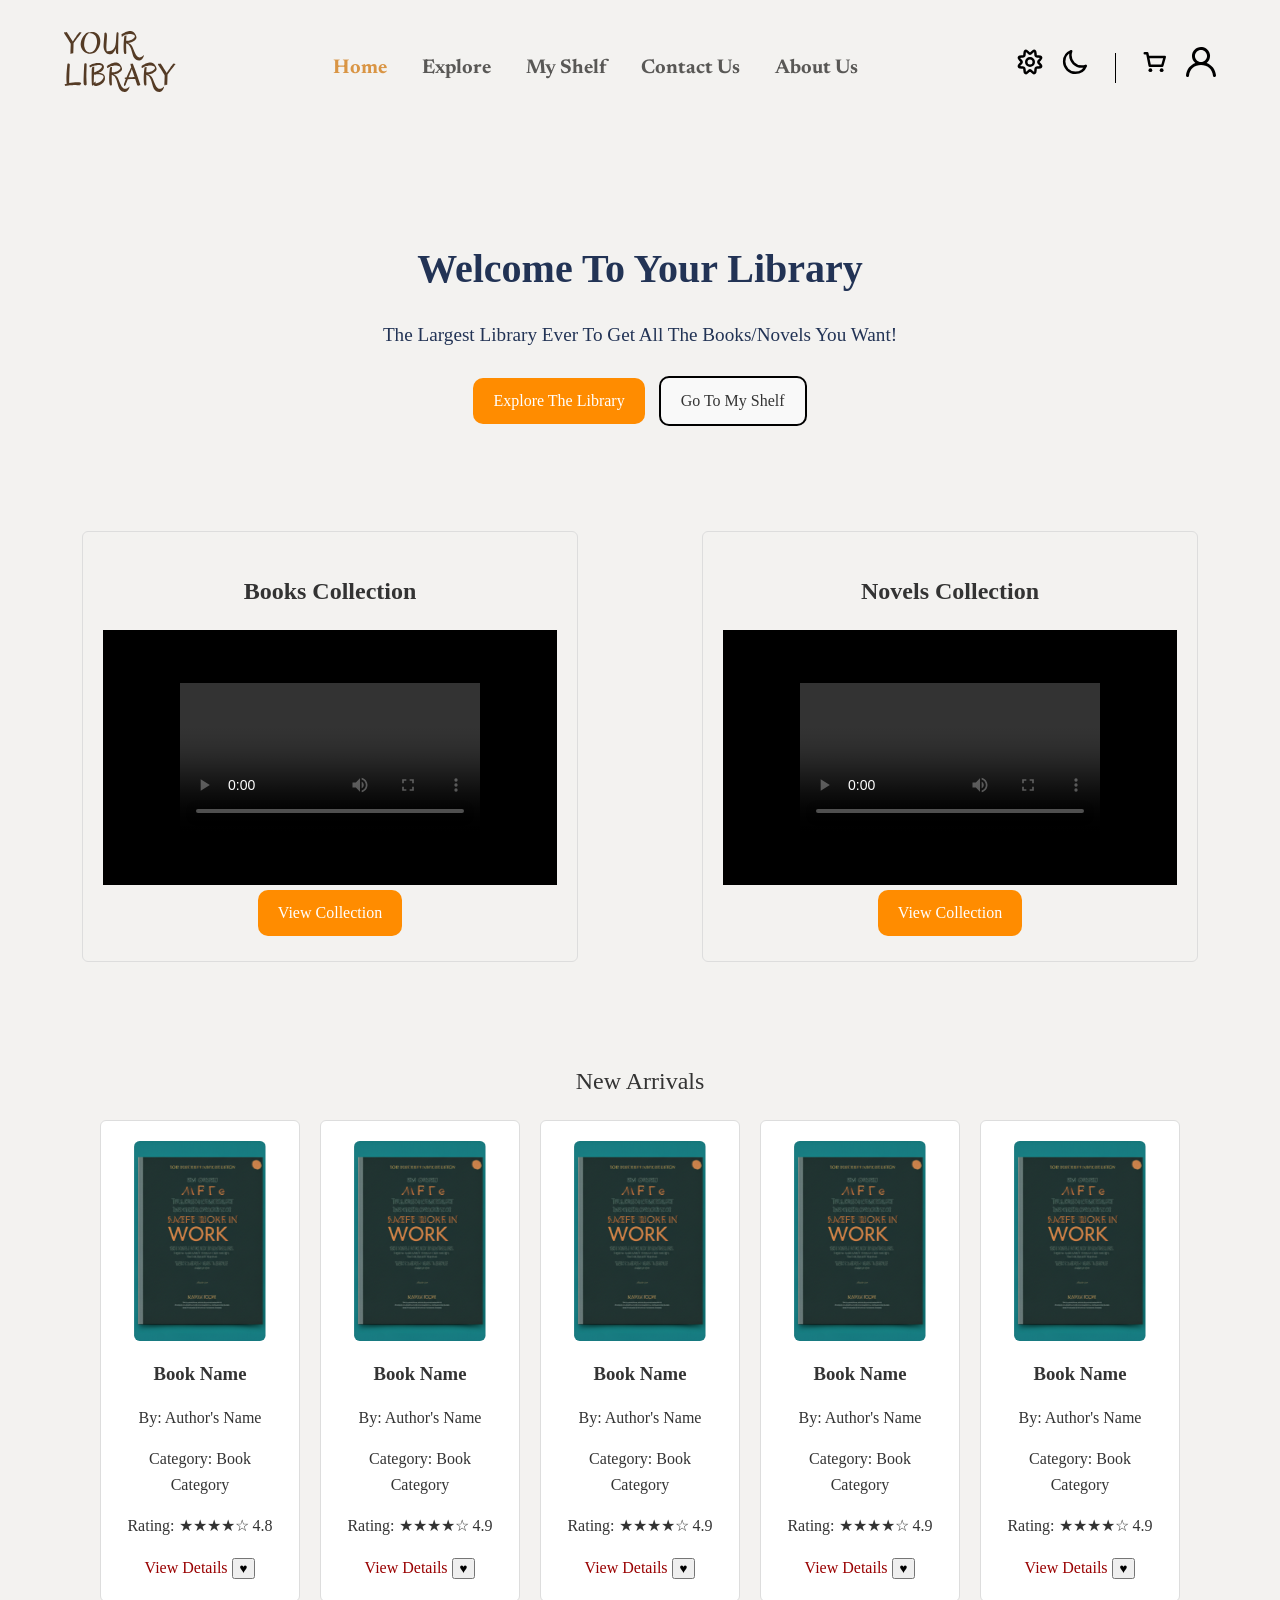
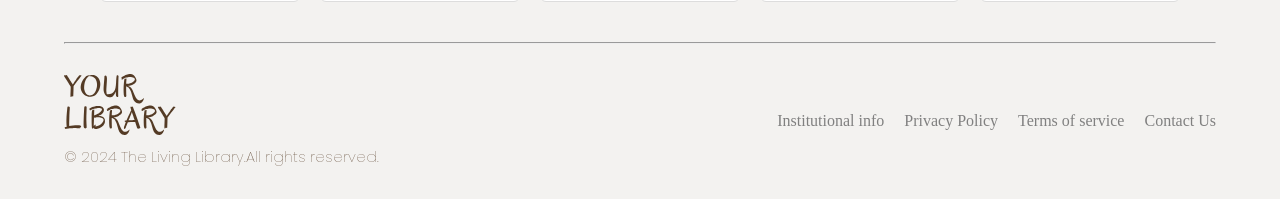
<file: index.html>
<!doctype html>
<html lang="en">
  <head>
    <meta charset="UTF-8" />
    <meta name="viewport" content="width=device-width, initial-scale=1.0" />

    <link
      rel="stylesheet"
      href="https://cdnjs.cloudflare.com/ajax/libs/font-awesome/6.5.0/css/all.min.css"
    />
    <link rel="stylesheet" href="styleYO.css" />
    <link id="theme-style" rel="stylesheet" href="style.css" />

    <title>YourLibrary|Home</title>
  </head>
  <body>
    <header class="head">
      <a href="#" class="logo"
        ><img src="const/YOUR LIBRARY.svg" alt=""
      /></a>
      <div class="links">
        <a href="#" class="act">Home</a>
        <a href="EZZ/Explore.html">Explore</a>
        <a href="El-bara/myshelf.html">My Shelf</a>
        <a href="AD-co/Contact.html">Contact Us</a>
        <a href="Z/about.html">About Us</a>
      </div>
      <div class="search">
        <div class="li">
          <a
            class="whitemode"
            href="#"
            onclick="
              setTheme('light');
              return false;
            "
            ><img class="icon0" src="const/sun-alt-svgrepo-com.svg" alt=""
          /></a>
          <a
            class="darkmode"
            href="#"
            onclick="
              setTheme('dark');
              return false;
            "
            ><img class="icon1" src="const/moon-svgrepo-com.svg" alt=""
          /></a>
        </div>
        <hr />
        <div class="ri">
          <a href="Omar/cart.html"
            ><img class="icon2" src="const/cart-svgrepo-com (2).svg" alt=""
          /></a>
          <a href="Essa/sign-in.html"
            ><img
              class="icon3"
              src="const/profile-1341-svgrepo-com.svg"
              alt=""
          /></a>
        </div>
      </div>
    </header>
    <main>
      <section class="hero">
        <h1>Welcome To Your Library</h1>
        <p>The Largest Library Ever To Get All The Books/Novels You Want!</p>
        <div class="hero-buttons">
          <a href="/EZZ/Explore.html" class="btn">Explore The Library</a>

           <a
            href="/El-bara/myshelf.html"
            class="btn"
            style="
              color: #333;
              background-color: #f9f9f9;
              border: 2px solid #000;
              border-radius: 10px;
              a:hover {
                background-color: #555555;
              }
              padding: 8px 12px;
              text-decoration: none;
            "
            >Go To My Shelf</a
          >
        </div>
      </section>

      <section class="collections">
        <div class="collection">
          <h2>Books Collection</h2>
          <div
            style="
              position: relative;
              padding-bottom: 56.25%;
              height: 0;
              overflow: hidden;
            "
            class="video-background"
          >
            <iframe
              width="100%"
              height="100%"
              src="videoplayback.mp4"
              title="Books video"
              style="
                position: absolute;
                top: 0;
                left: 0;
                width: 100%;
                height: 100%;
              "
              frameborder="0"
              allow="autoplay; fullscreen"
              allowfullscreen
            >
            </iframe>
          </div>
          <a href="#" class="btn">View Collection</a>
        </div>

        <div class="collection">
          <h2>Novels Collection</h2>
          <div
            style="
              position: relative;
              padding-bottom: 56.25%;
              height: 0;
              overflow: hidden;
            "
            class="video-background"
          >
            <iframe
              src="videoplayback 2.mp4"
              style="
                position: absolute;
                top: 0;
                left: 0;
                width: 100%;
                height: 100%;
              "
              frameborder="0"
              allow="autoplay; fullscreen"
              allowfullscreen
            >
            </iframe>
          </div>

          <a href="#" class="btn">View Collection</a>
        </div>
      </section>

      <section class="new-arrivals">
        <h2 style="text-align: center; font-family: lucida; font-weight: 100">
          New Arrivals
        </h2>
        <div class="cards">
          <div class="card">
            <img
              src="Overlay+Shadow.svg"
              width="150px"
              height="200px"
              alt="Book cover"
              class="book-img"
            />
            <!--Sample Image-->
            <h3>Book Name</h3>
            <p>By: Author's Name</p>
            <p>Category: Book Category</p>
            <p>Rating: ★★★★☆ 4.8</p>
            <a href="AD-M/Books.html">View Details</a>
            <button class="wishlist-btn">♥</button>
          </div>

          <div class="card">
            <img
              src="Overlay+Shadow.svg"
              width="150px"
              height="200px"
              alt="Book cover"
              class="book-img"
            />
            <!--Sample Image-->
            <h3>Book Name</h3>
            <p>By: Author's Name</p>
            <p>Category: Book Category</p>
            <p>Rating: ★★★★☆ 4.9</p>
            <a href="AD-M/Books.html">View Details</a>
            <button class="wishlist-btn">♥</button>
          </div>

          <div class="card">
            <img
              src="Overlay+Shadow.svg"
              width="150px"
              height="200px"
              alt="Book cover"
              class="book-img"
            />
            <!--Sample Image-->
            <h3>Book Name</h3>
            <p>By: Author's Name</p>
            <p>Category: Book Category</p>
            <p>Rating: ★★★★☆ 4.9</p>
            <a href="AD-M/Books.html">View Details</a>
            <button class="wishlist-btn">♥</button>
          </div>

          <div class="card">
            <img
              src="Overlay+Shadow.svg"
              width="150px"
              height="200px"
              alt="Book cover"
              class="book-img"
            />
            <!--Sample Image-->
            <h3>Book Name</h3>
            <p>By: Author's Name</p>
            <p>Category: Book Category</p>
            <p>Rating: ★★★★☆ 4.9</p>
            <a href="AD-M/Books.html">View Details</a>
            <button class="wishlist-btn">♥</button>
          </div>

          <div class="card">
            <img
              src="Overlay+Shadow.svg"
              width="150px"
              height="200px"
              alt="Book cover"
              class="book-img"
            />
            <!--Sample Image-->
            <h3>Book Name</h3>
            <p>By: Author's Name</p>
            <p>Category: Book Category</p>
            <p>Rating: ★★★★☆ 4.9</p>
            <a href="AD-M/Books.html">View Details</a>
            <button class="wishlist-btn">♥</button>
          </div>
        </div>
      </section>
    </main>
    <hr class="c" />
    <footer class="foot">
      <div class="left">
        <img class="endimg" src="const/YOUR LIBRARY.svg" alt="" />
        <p>© 2024 The Living Library.All rights reserved.</p>
      </div>
      <div class="right">
        <a href="#">Institutional info</a>
        <a href="#">Privacy Policy</a>
        <a href="#">Terms of service</a>
        <a href="AD-co/Contact.html">Contact Us</a>
      </div>
    </footer>
    <script>
      function setTheme(theme) {
        let cssFile = document.getElementById("theme-style");

        if (theme === "light") {
          cssFile.href = "style.css";
        } else {
          cssFile.href = "dark.css";
        }

        /* save user's choice */
        localStorage.setItem("theme", theme);
      }

      /* load saved theme when page opens */
      window.onload = function () {
        let savedTheme = localStorage.getItem("theme");

        if (savedTheme) {
          document.getElementById("theme-style").href =
            savedTheme === "dark" ? "dark.css" : "style.css";
        }
      };
    </script>
    <!-- <script src="/script1.js"></script> -->
  </body>
</html>
</file>
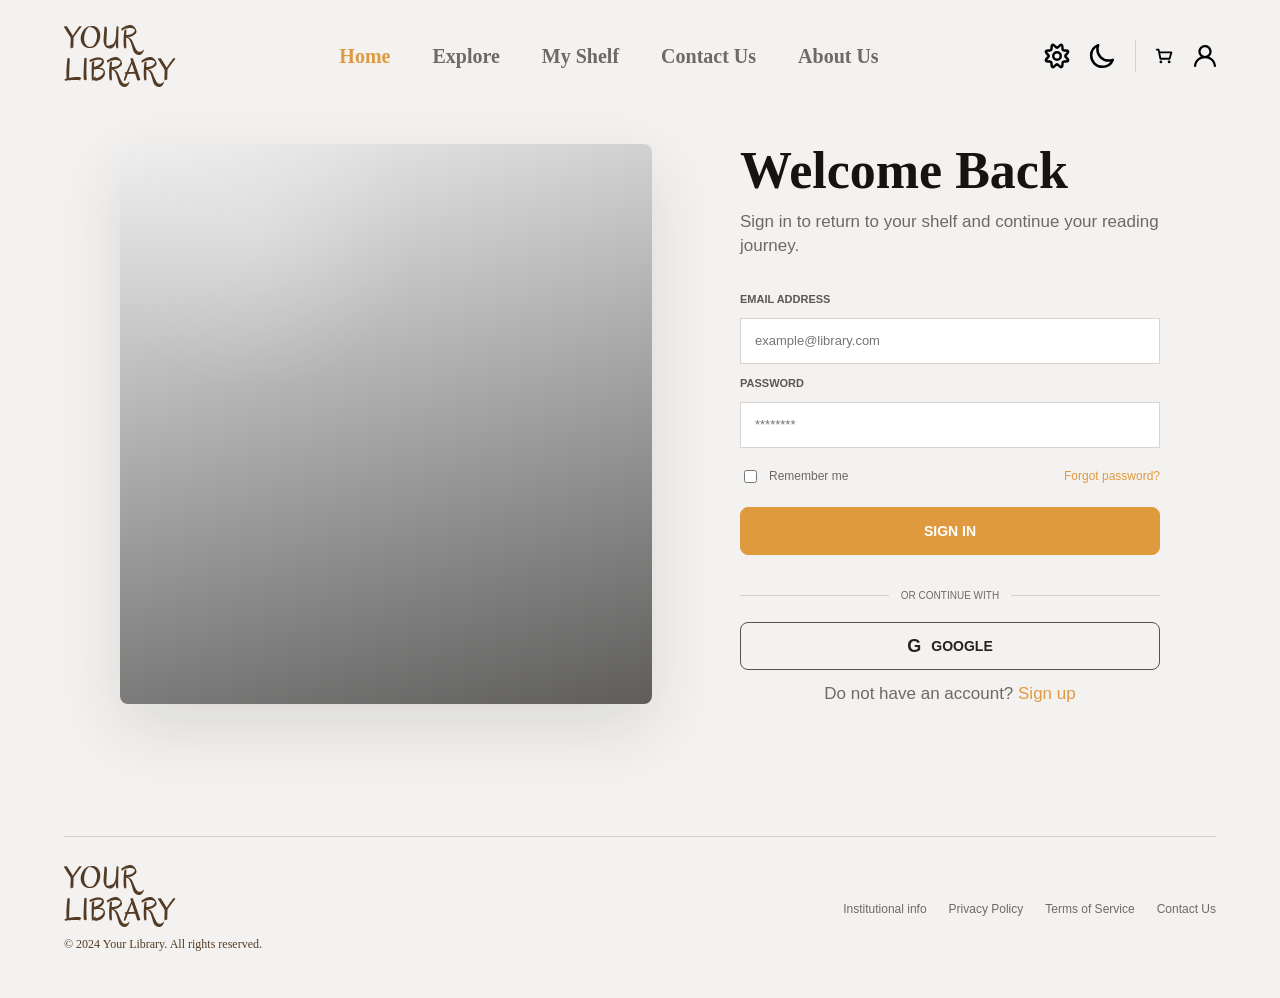
<file: Essa/sign-in.html>
<!doctype html>
<html lang="en">
  <head>
    <meta charset="UTF-8" />
    <meta name="viewport" content="width=device-width, initial-scale=1.0" />
    <link id="theme-style" rel="stylesheet" href="style.css" />
    <title>Sign In | Your Library</title>
  </head>
  <body class="account-page">
    <header class="head">
      <a class="logo" href="../Yo/index.html" aria-label="Your Library home">
        <img src="YOUR LIBRARY.svg" alt="Your Library" />
      </a>

      <nav class="links" aria-label="Main navigation">
        <a href="../index.html" class="act">Home</a>
        <a href="../EZZ/Explore.html">Explore</a>
        <a href="../El-bara/myshelf.html">My Shelf</a>
        <a href="../AD-co/Contact.html">Contact Us</a>
        <a href="../Z/about.html">About Us</a>
      </nav>

      <div class="search">
        <div class="li" aria-label="Theme switcher">
          <button
            class="theme-btn"
            type="button"
            data-theme="light"
            aria-label="Light theme"
          >
            <img src="sun-alt-svgrepo-com.svg" alt="" />
          </button>
          <button
            class="theme-btn"
            type="button"
            data-theme="dark"
            aria-label="Dark theme"
          >
            <img src="moon-svgrepo-com.svg" alt="" />
          </button>
        </div>
        <span class="divider" aria-hidden="true"></span>
        <div class="ri">
          <a href="../Omar/cart.html" aria-label="Cart"
            ><img src="cart-svgrepo-com (2).svg" alt=""
          /></a>
          <a href="sign-in.html" aria-label="Profile"
            ><img src="profile-1341-svgrepo-com.svg" alt=""
          /></a>
        </div>
      </div>
    </header>

    <main class="account-main">
      <section class="account-visual" aria-label="Library preview"></section>

      <section class="account-panel" aria-labelledby="signin-title">
        <h1 id="signin-title">Welcome Back</h1>
        <p>
          Sign in to return to your shelf and continue your reading journey.
        </p>

        <form class="account-form" action="#" method="post">
          <label for="login-email">Email Address</label>
          <input
            id="login-email"
            name="email"
            type="email"
            placeholder="example@library.com"
            autocomplete="email"
            required
          />

          <label for="login-password">Password</label>
          <input
            id="login-password"
            name="password"
            type="password"
            placeholder="********"
            autocomplete="current-password"
            required
          />

          <div class="form-row">
            <label class="check-row compact" for="remember">
              <input id="remember" name="remember" type="checkbox" />
              <span>Remember me</span>
            </label>
            <a href="#">Forgot password?</a>
          </div>

          <button class="primary-btn account-submit" type="submit">
            Sign In
          </button>

          <div class="or-line"><span>Or continue with</span></div>

          <button class="google-btn" type="button">
            <span>G</span>
            Google
          </button>
        </form>

        <p class="account-switch">
          Do not have an account? <a href="sign-up.html">Sign up</a>
        </p>
      </section>
    </main>

    <hr class="c" />
    <footer class="foot">
      <div class="left">
        <img src="YOUR LIBRARY.svg" alt="Your Library" />
        <p>&copy; 2024 Your Library. All rights reserved.</p>
      </div>
      <div class="right">
        <a href="#">Institutional info</a>
        <a href="#">Privacy Policy</a>
        <a href="#">Terms of Service</a>
        <a href="../AD-co/Contact.html">Contact Us</a>
      </div>
    </footer>

    <script src="script.js"></script>
  </body>
</html>
</file>
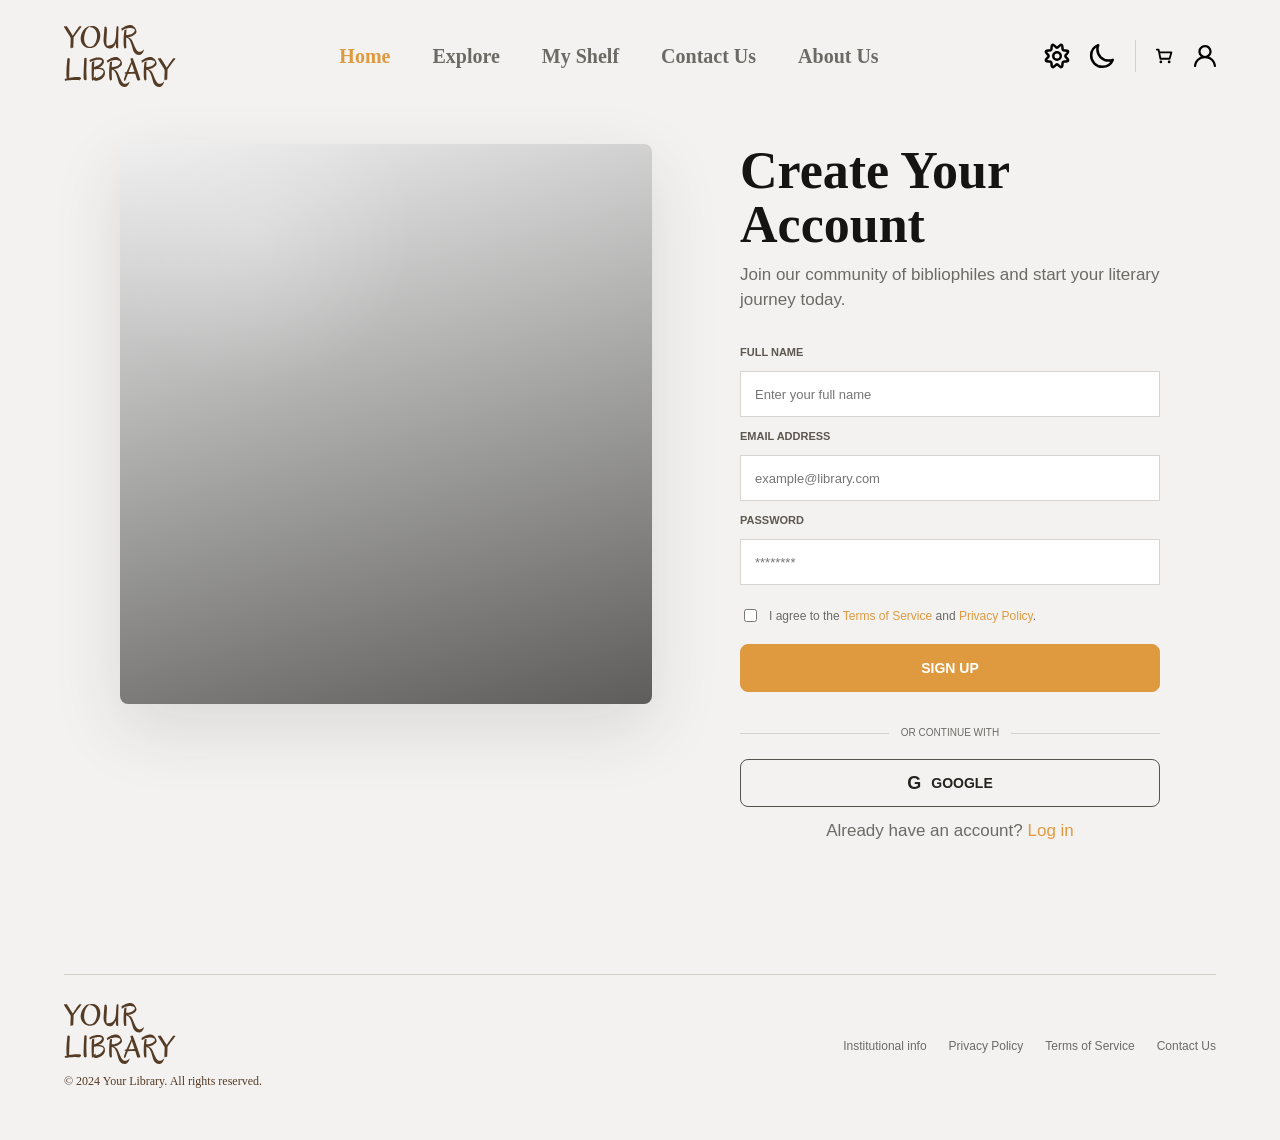
<file: Essa/sign-up.html>
<!doctype html>
<html lang="en">
  <head>
    <meta charset="UTF-8" />
    <meta name="viewport" content="width=device-width, initial-scale=1.0" />
    <link id="theme-style" rel="stylesheet" href="style.css" />
    <title>Create Account | Your Library</title>
  </head>
  <body class="account-page">
    <header class="head">
      <a class="logo" href="../Yo/index.html" aria-label="Your Library home">
        <img src="YOUR LIBRARY.svg" alt="Your Library" />
      </a>

      <nav class="links" aria-label="Main navigation">
        <a href="../index.html" class="act">Home</a>
        <a href="../EZZ/Explore.html">Explore</a>
        <a href="../El-bara/myshelf.html">My Shelf</a>
        <a href="../AD-co/Contact.html">Contact Us</a>
        <a href="../Z/about.html">About Us</a>
      </nav>

      <div class="search">
        <div class="li" aria-label="Theme switcher">
          <button
            class="theme-btn"
            type="button"
            data-theme="light"
            aria-label="Light theme"
          >
            <img src="sun-alt-svgrepo-com.svg" alt="" />
          </button>
          <button
            class="theme-btn"
            type="button"
            data-theme="dark"
            aria-label="Dark theme"
          >
            <img src="moon-svgrepo-com.svg" alt="" />
          </button>
        </div>
        <span class="divider" aria-hidden="true"></span>
        <div class="ri">
          <a href="../Omar/cart.html" aria-label="Cart"
            ><img src="cart-svgrepo-com (2).svg" alt=""
          /></a>
          
          <a href="sign-in.html" aria-label="Profile"
            ><img src="profile-1341-svgrepo-com.svg" alt=""
          /></a>
        </div>
      </div>
    </header>

    <main class="account-main">
      <section class="account-visual" aria-label="Library preview"></section>

      <section class="account-panel" aria-labelledby="signup-title">
        <h1 id="signup-title">Create Your Account</h1>
        <p>
          Join our community of bibliophiles and start your literary journey
          today.
        </p>

        <form class="account-form" action="#" method="post">
          <label for="full-name">Full Name</label>
          <input
            id="full-name"
            name="full-name"
            type="text"
            placeholder="Enter your full name"
            autocomplete="name"
            required
          />

          <label for="email">Email Address</label>
          <input
            id="email"
            name="email"
            type="email"
            placeholder="example@library.com"
            autocomplete="email"
            required
          />

          <label for="password">Password</label>
          <input
            id="password"
            name="password"
            type="password"
            placeholder="********"
            autocomplete="new-password"
            required
          />

          <label class="check-row" for="terms">
            <input id="terms" name="terms" type="checkbox" required />
            <span
              >I agree to the <a href="#">Terms of Service</a> and
              <a href="#">Privacy Policy</a>.</span
            >
          </label>

          <button class="primary-btn account-submit" type="submit">
            Sign Up
          </button>

          <div class="or-line"><span>Or continue with</span></div>

          <button class="google-btn" type="button">
            <span>G</span>
            Google
          </button>
        </form>

        <p class="account-switch">
          Already have an account? <a href="sign-in.html">Log in</a>
        </p>
      </section>
    </main>

    <hr class="c" />
    <footer class="foot">
      <div class="left">
        <img src="YOUR LIBRARY.svg" alt="Your Library" />
        <p>&copy; 2024 Your Library. All rights reserved.</p>
      </div>
      <div class="right">
        <a href="#">Institutional info</a>
        <a href="#">Privacy Policy</a>
        <a href="#">Terms of Service</a>
        <a href="../AD-co/Contact.html">Contact Us</a>
      </div>
    </footer>

    <script src="script.js"></script>
  </body>
</html>
</file>
<file: styleYO.css>
@import url("https://fonts.googleapis.com/css2?family=Newsreader:ital,opsz,wght@0,6..72,200..800;1,6..72,200..800&family=Poppins:wght@100;200;300;400;500;600;700;800;900&display=swap");
body {
  margin: 0;
  font-family: lucida;
  font-weight: 100;
  line-height: 1.6;
  background-color: #f3f2f0;
  color: #333;
}

a {
  text-decoration: none;
  color: #990000;
}

.btn {
  display: inline-block;
  padding: 10px 20px;
  margin: 5px;
  background: darkorange;
  color: #fff;
  border-radius: 10px;
}

.btn:hover {
  background-color: #555555;
}

nav {
  display: flex;
  justify-content: space-between;
  align-items: center;
}

.nav-links {
  list-style: none;
  display: flex;
  gap: 15px;
}

.nav-links li a {
  color: #fff;
}

.nav-icons span {
  margin-left: 10px;
  font-size: 18px;
  color: #fff;
}

.hero {
  text-align: center;
  padding: 60px 20px;
  background: #f3f2f0;
}

.hero h1 {
  font-size: 2.5em;
  margin-bottom: 10px;
  color: #223355;
}

.hero p {
  font-size: 1.2em;
  margin-bottom: 20px;
  color: #223355;
}

.collections {
  display: flex;
  justify-content: space-around;
  padding: 40px 20px;
  background: #f3f2f0;
}

.collection {
  text-align: center;
  border: 1px solid #ddd;
  padding: 20px;
  border-radius: 6px;
  width: 40%;
  background: #f3f2f0;
}

.new-arrivals {
  padding: 40px 20px;
}

.cards {
  display: flex;
  flex-wrap: wrap; /*remove this line for 1 row look*/
  gap: 20px;
  justify-content: center;
}

.card {
  background: #fff;
  border: 1px solid #ddd;
  border-radius: 6px;
  padding: 20px;
  width: 200px;
  text-align: center;
}

.card h3 {
  margin: 10px 0;
}

.video-background {
  position: relative;
  width: 100%;
  height: 250px;
  overflow: hidden;
}

.video-background iframe {
  position: absolute;
  top: 0;
  left: 0;
  width: 100%;
  height: 100%;
  pointer-events: none;
}
* {
  box-sizing: border-box;
}

body {
  background-color: #f3f2f0;
  margin: 0;
  display: flex;
  flex-direction: column;
  width: 100%;
  overflow-x: hidden;
}

.head {
  width: 100%;
  min-height: 136px;
  padding: 0 64px;
  display: flex;
  justify-content: space-between;
  align-items: center;
  gap: 20px;
  font-size: 21px;
  font-family: "Newsreader";
  margin-bottom: 8px;
}

.logo {
  flex-shrink: 0;
  overflow: hidden;
  padding-bottom: 20px;
}

.logo img {
  width: 112px;
  height: auto;
  padding-top: 20px;
}

.links {
  flex: 1;
  display: flex;
  justify-content: center;
  align-items: center;
  gap: 35px;
  font-weight: bold;
  font-family: "Newsreader", serif;
  font-size: 20px;
  height: max-content;
}

.links a {
  text-decoration: none;
  color: #595856;
  white-space: nowrap;
}

.links a:hover,
.links a:active {
  color: #d99544;
}

.bu {
  width: 1px;
}

.search {
  flex-shrink: 0;
  display: flex;
  gap: 25px;
  align-items: center;
  color: #434241;
}

.search a {
  text-decoration: none;
}

.search a img {
  width: 30px;
}

.li,
.ri {
  display: flex;
  align-items: center;
  gap: 15px;
}

.search hr {
  height: 30px;
  width: 1px;
  background: black;
  border: none;
}
.links .act {
  color: #d99544;
}
main {
  min-height: 1400px;
}

.c {
  width: calc(100% - 128px);
  margin: auto;
}

.foot {
  width: 100%;
  padding: 30px 64px;
  display: flex;
  justify-content: space-between;
  align-items: center;
}

.left {
  display: flex;
  flex-direction: column;
  gap: 10px;
}

.left img {
  width: 112px;
  height: auto;
}

.left p {
  margin: 0;
  color: #543b25;
  font-size: 15px;
}

.right {
  display: flex;
  gap: 20px;
  flex-wrap: wrap;
}

.right a {
  text-decoration: none;
  color: gray;
}
@media (max-width: 1024px) {
  .head {
    padding: 25px 30px;
    gap: 15px;
  }

  .links {
    gap: 20px;
    font-size: 18px;
  }

  .search a img {
    width: 25px;
  }

  .foot {
    padding: 25px 30px;
  }

  .c {
    width: calc(100% - 60px);
  }
}

@media (max-width: 768px) {
  .head {
    flex-direction: column;
    justify-content: center;
    text-align: center;
    padding: 25px 20px;
  }

  .logo {
    padding-bottom: 0;
  }

  .links {
    flex-wrap: wrap;
    gap: 15px;
    font-size: 17px;
  }

  .search {
    gap: 15px;
  }

  .foot {
    flex-direction: column;
    text-align: center;
    gap: 20px;
  }

  .right {
    justify-content: center;
  }

  .c {
    width: calc(100% - 40px);
  }
}
</file>
<file: style.css>
@import url('https://fonts.googleapis.com/css2?family=Newsreader:ital,opsz,wght@0,6..72,200..800;1,6..72,200..800&family=Poppins:wght@100;200;300;400;500;600;700;800;900&display=swap');
body {
      margin: 0;
      font-family: lucida;
      font-weight: 100;
      line-height: 1.6;
      background-color: #f3f2f0;
      color: #333;
    }

    a {
      text-decoration: none;
      color: #990000;
    }

    .btn {
      display: inline-block;
      padding: 10px 20px;
      margin: 5px;
      background: darkorange;
      color: #fff;
      border-radius: 10px;
    }

    .btn:hover {background-color:#555555}

    nav {
      display: flex;
      justify-content: space-between;
      align-items: center;
    }

    .nav-links {
      list-style: none;
      display: flex;
      gap: 15px;
    }

    .nav-links li a {
      color: #fff;
    }

    .nav-icons span {
      margin-left: 10px;
      font-size: 18px;
      color: #fff;
    }

    .hero {
      text-align: center;
      padding: 60px 20px;
      background: #f3f2f0;
    }

    .hero h1 {
      font-size: 2.5em;
      margin-bottom: 10px;
      color:#223355;
      
    }

    .hero p {
      font-size: 1.2em;
      margin-bottom: 20px;
      color:#223355;
    }

    .collections {
      display: flex;
      justify-content: space-around;
      padding: 40px 20px;
      background: #f3f2f0;
    }


    .collection {
      text-align: center;
      border: 1px solid #ddd;
      padding: 20px;
      border-radius: 6px;
      width: 40%;
      background: #f3f2f0;
    }


  

    .new-arrivals {
      padding: 40px 20px;
    }

    .cards {
      display: flex;
      flex-wrap: wrap;  /*remove this line for 1 row look*/
      gap: 20px;
      justify-content: center;
    }

    .card {
      background: #fff;
      border: 1px solid #ddd;
      border-radius: 6px;
      padding: 20px;
      width: 200px;
      text-align: center;
    }

    .card h3 {
      margin: 10px 0;
    }

  .video-background {
  position: relative;
  width: 100%;
  height: 250px; 
  overflow: hidden;
}

.video-background iframe {
  position: absolute;
  top: 0;
  left: 0;
  width: 100%;
  height: 100%;
  pointer-events: none;
} 
*{
    box-sizing: border-box;
}

body{
    background-color:#f3f2f0;
    margin:0;
    display:flex;
    flex-direction:column;
    width:100%;
    overflow-x:hidden;
}

.head{
    width:100%;
    min-height:136px;
    padding:0 64px;
    display:flex;
    justify-content:space-between;
    align-items:center;
    gap:20px;
    font-size:21px;
    font-family:'Newsreader';
    margin-bottom:8px;
    
}

.logo{
    flex-shrink:0;
    overflow:hidden;
    padding-bottom:20px;
}

.logo img{
    width:112px;
    height:auto;
    padding-top: 20px;
}

.links{
    flex:1;
    display:flex;
    justify-content:center;
    align-items:center;
    gap:35px;
    font-weight:bold;
    font-family:"Newsreader", serif;
    font-size: 20px;
    height: max-content;
}

.links a{
    text-decoration:none;
    color:#595856;
    white-space:nowrap;
}

.links a:hover,
.links a:active{
    color:#D99544;
}

.bu{
    width:1px;
}

.search{
    flex-shrink:0;
    display:flex;
    gap:25px;
    align-items:center;
    color:#434241;
}

.search a{
    text-decoration:none;
}

.search a img{
    width:30px;
}

.li,
.ri{
    display:flex;
    align-items:center;
    gap:15px;
}

.search hr{
    height:30px;
    width:1px;
    background:black;
    border:none;
}
.links .act{
    color: #D99544;
}
main{
    min-height:1400px;
}

.c{
    width:calc(100% - 128px);
    margin:auto;
}

.foot{
    width:100%;
    padding:30px 64px;
    display:flex;
    justify-content:space-between;
    align-items:center;
}

.left{
    display:flex;
    flex-direction:column;
    gap:10px;
}

.left img{
    width:112px;
    height:auto;
}

.left p{
    margin:0;
    color:#543B25;
    font-family:'Poppins';
    font-size:15px;
}

.right{
    display:flex;
    gap:20px;
    flex-wrap:wrap;
}

.right a{
    text-decoration:none;
    color:gray;
}
</file>
<file: Essa/style.css>
@import url('https://fonts.googleapis.com/css2?family=Newsreader:ital,opsz,wght@0,6..72,200..800;1,6..72,200..800&family=Poppins:wght@100;200;300;400;500;600;700;800;900&display=swap');

* {
    box-sizing: border-box;
}

body {
    background-color: #fbf4ec;
    margin: 0;
    display: flex;
    flex-direction: column;
    width: 100%;
    overflow-x: hidden;
    min-height: 100vh;
}

.head {
    width: 100%;
    min-height: 136px;
    padding: 0 64px;
    display: flex;
    justify-content: space-between;
    align-items: center;
    gap: 20px;
    font-size: 21px;
    font-family: 'Newsreader';
    margin-bottom: 40px;
    background-color: white;
}

.logo {
    flex-shrink: 0;
    overflow: hidden;
    padding-bottom: 20px;
}

.logo img {
    width: 112px;
    height: auto;
    padding-top: 20px;
}

.links {
    flex: 1;
    display: flex;
    justify-content: center;
    align-items: center;
    gap: 35px;
    font-weight: bold;
    font-family: "Newsreader", serif;
    font-size: 20px;
}

.links a {
    text-decoration: none;
    color: #595856;
    white-space: nowrap;
}

.links a:hover,
.links a:active,
.links .act {
    color: #D99544;
}

.bu {
    width: 1px;
}

.search {
    flex-shrink: 0;
    display: flex;
    gap: 25px;
    align-items: center;
    color: #434241;
}

.search a {
    text-decoration: none;
}

.search a img {
    width: 30px;
}

.li,
.ri {
    display: flex;
    align-items: center;
    gap: 15px;
}

.search hr {
    height: 30px;
    width: 1px;
    background: black;
    border: none;
}

main {
    min-height: auto;
}

.c {
    width: calc(100% - 128px);
    margin: auto;
}

.foot {
    width: 100%;
    padding: 30px 64px;
    display: flex;
    justify-content: space-between;
    align-items: center;
    background-color: white;
}

.left {
    display: flex;
    flex-direction: column;
    gap: 10px;
}

.left img {
    width: 112px;
    height: auto;
}

.left p {
    margin: 0;
    color: #543B25;
    font-family: 'Poppins';
    font-size: 15px;
}

.right {
    display: flex;
    gap: 20px;
    flex-wrap: wrap;
}

.right a {
    text-decoration: none;
    color: gray;
}

@media (max-width: 1024px) {
    .head { padding: 25px 30px; gap: 15px; }
    .links { gap: 20px; font-size: 18px; }
    .search a img { width: 25px; }
    .foot { padding: 25px 30px; }
    .c { width: calc(100% - 60px); }
}

@media (max-width: 768px) {
    .head { flex-direction: column; justify-content: center; text-align: center; padding: 25px 20px; }
    .logo { padding-bottom: 0; }
    .links { flex-wrap: wrap; gap: 15px; font-size: 17px; }
    .search { gap: 15px; }
    .foot { flex-direction: column; text-align: center; gap: 20px; }
    .right { justify-content: center; }
    .c { width: calc(100% - 40px); }
}


/* account light */
body.account-page {
    --bg: #f3f2f0;
    --surface: #ffffff;
    --text: #26231f;
    --heading: #161412;
    --soft-color: #6d6a66;
    --label: #5d5750;
    --line: #d6d0ca;
    --soft-line: rgba(90, 79, 67, 0.14);
    --main-color: #df9a3f;
    --main-dark: #bb7933;
    --input-bg: #ffffff;
    --input-text: #26231f;
    --input-border: #d9d4cf;
    --button-border: #56524c;
    --toggle-bg: #55514c;
    --glass: rgba(255, 255, 255, 0.6);
    --preview-light: #ebe5de;
    --preview-dark: #b3aba1;
    --account-visual-top: #efefef;
    --account-visual-bottom: #5e5d5c;
    --footer-text: #543b25;
    --shadow: 0 24px 70px rgba(49, 45, 40, 0.12);
}

body.account-page * {
    box-sizing: border-box;
}

body.account-page {
    scroll-behavior: smooth;
    min-height: 100vh;
    margin: 0;
    background: var(--bg);
    color: var(--text);
    display: flex;
    flex-direction: column;
    overflow-x: hidden;
    font-family: "Poppins", sans-serif;
    justify-content: space-between;
}

body.account-page img {
    display: block;
    max-width: 100%;
}

body.account-page a {
    color: inherit;
}

body.account-page .head {
    width: 100%;
    min-height: 112px;
    padding: 24px 64px;
    margin-bottom: 0;
    background: transparent;
    display: flex;
    justify-content: space-between;
    align-items: center;
    gap: 24px;
    font-family: "Newsreader", serif;
}

body.account-page .logo {
    width: 112px;
    flex: 0 0 auto;
    overflow: visible;
    padding-bottom: 0;
}

body.account-page .logo img {
    width: 100%;
    height: auto;
    padding-top: 0;
}

body.account-page .links {
    flex: 1;
    display: flex;
    justify-content: center;
    align-items: center;
    gap: 42px;
    font-size: 20px;
    font-weight: 600;
}

body.account-page .links a {
    text-decoration: none;
    color: var(--soft-color);
    white-space: nowrap;
    transition: color 0.2s ease;
}

body.account-page .links a:hover,
body.account-page .links .act {
    color: var(--main-color);
}

body.account-page .search,
body.account-page .li,
body.account-page .ri {
    display: flex;
    align-items: center;
}

body.account-page .search {
    flex: 0 0 auto;
    gap: 18px;
}

body.account-page .li {
    gap: 15px;
}

body.account-page .theme-btn {
    width: 30px;
    height: 30px;
    padding: 0;
    border: 0;
    background: transparent;
    cursor: pointer;
    display: grid;
    place-items: center;
}

body.account-page .theme-btn.active {
    background: transparent;
}

body.account-page .theme-btn img {
    width: 30px;
    height: 30px;
    object-fit: contain;
}

body.account-page .ri {
    gap: 18px;
}

body.account-page .ri img {
    width: 22px;
    height: 22px;
    object-fit: contain;
}

body.account-page .divider {
    width: 1px;
    height: 32px;
    background: var(--line);
}

body.account-page .home-main {
    width: 1180px;
    max-width: calc(100% - 40px);
    margin: 0 auto;
    padding: 36px 0 80px;
}

body.account-page .hero {
    display: grid;
    grid-template-columns: 1fr 1fr;
    align-items: center;
    gap: 80px;
    min-height: 560px;
}

body.account-page .eyebrow {
    margin: 0 0 14px;
    color: var(--main-color);
    font-size: 14px;
    font-weight: 700;
    text-transform: uppercase;
}

body.account-page .hero h1,
body.account-page .account-panel h1 {
    margin: 0;
    font-family: "Newsreader", serif;
    font-weight: 700;
    line-height: 1.03;
    color: var(--heading);
}

body.account-page .hero h1 {
    max-width: 660px;
    font-size: 92px;
}

body.account-page .lead {
    max-width: 600px;
    margin: 22px 0 0;
    color: var(--soft-color);
    font-size: 22px;
    line-height: 1.55;
}

body.account-page .hero-actions {
    display: flex;
    flex-wrap: wrap;
    gap: 14px;
    margin-top: 32px;
}

/* ===== buttons ===== */
body.account-page .primary-btn,
body.account-page .secondary-btn,
body.account-page .google-btn {
    min-height: 48px;
    padding: 0 28px;
    border-radius: 8px;
    display: inline-flex;
    align-items: center;
    justify-content: center;
    gap: 10px;
    font-size: 14px;
    font-weight: 700;
    text-transform: uppercase;
    text-decoration: none;
    cursor: pointer;
    transition: transform 0.2s ease, background 0.2s ease, border-color 0.2s ease;
}

body.account-page .primary-btn {
    border: 1px solid var(--main-color);
    background: var(--main-color);
    color: #ffffff;
}

body.account-page .secondary-btn,
body.account-page .google-btn {
    border: 1px solid var(--button-border);
    background: transparent;
    color: var(--text);
}

body.account-page .primary-btn:hover,
body.account-page .secondary-btn:hover,
body.account-page .google-btn:hover {
    transform: translateY(-1px);
}

body.account-page .primary-btn:hover {
    background: var(--main-dark);
    border-color: var(--main-dark);
}

body.account-page .book-preview {
    min-height: 470px;
    padding: 40px;
    border-radius: 8px;
    background:
        linear-gradient(145deg, rgba(255, 255, 255, 0.18), transparent 42%),
        linear-gradient(160deg, var(--preview-light), var(--preview-dark));
    box-shadow: var(--shadow);
    display: grid;
    align-content: end;
    gap: 18px;
}

body.account-page .book-preview article,
body.account-page .feature-grid article {
    border: 1px solid var(--soft-line);
    background: var(--glass);
    border-radius: 8px;
    padding: 22px;
}

body.account-page .book-preview span {
    color: var(--main-color);
    font-size: 12px;
    font-weight: 700;
    text-transform: uppercase;
}

body.account-page .book-preview h2,
body.account-page .feature-grid h2 {
    margin: 8px 0;
    font-family: "Newsreader", serif;
    color: var(--heading);
}

body.account-page .book-preview p,
body.account-page .feature-grid p {
    margin: 0;
    color: var(--soft-color);
    line-height: 1.6;
}

body.account-page .feature-grid {
    display: grid;
    grid-template-columns: 1fr 1fr 1fr;
    gap: 18px;
    margin-top: 42px;
}

body.account-page .account-main {
    width: 1040px;
    max-width: calc(100% - 40px);
    margin: 0 auto;
    padding: 32px 0 96px;
    display: grid;
    grid-template-columns: 1fr 420px;
    align-items: start;
    gap: 88px;
    flex: 1;
}

body.account-page .account-visual {
    min-height: 560px;
    border-radius: 8px;
    background:
        radial-gradient(circle at 25% 15%, rgba(255, 255, 255, 0.2), transparent 26%),
        linear-gradient(165deg, var(--account-visual-top), var(--account-visual-bottom));
    box-shadow: var(--shadow);
}

body.account-page .account-panel h1 {
    font-size: 52px;
}

body.account-page .account-panel > p {
    margin: 12px 0 34px;
    color: var(--soft-color);
    font-size: 17px;
    line-height: 1.45;
}

/* ===== Form ===== */
body.account-page .account-form {
    display: flex;
    flex-direction: column;
    gap: 13px;
}

body.account-page .account-form label:not(.check-row) {
    color: var(--label);
    font-size: 11px;
    font-weight: 700;
    text-transform: uppercase;
}

body.account-page .account-form input[type="text"],
body.account-page .account-form input[type="email"],
body.account-page .account-form input[type="password"] {
    width: 100%;
    min-height: 46px;
    padding: 0 14px;
    border: 1px solid var(--input-border);
    background: var(--input-bg);
    color: var(--input-text);
    font-family: "Poppins", sans-serif;
    font-size: 13px;
    outline: none;
}

body.account-page .account-form input:focus {
    border-color: var(--main-color);
    box-shadow: 0 0 0 3px rgba(223, 154, 63, 0.18);
}

body.account-page .check-row {
    display: flex;
    align-items: center;
    gap: 9px;
    margin: 8px 0 6px;
    color: var(--soft-color);
    font-size: 12px;
    line-height: 1.5;
}

body.account-page .check-row.compact {
    margin: 0;
}

body.account-page .check-row input {
    flex: 0 0 auto;
    accent-color: var(--main-color);
}

body.account-page .check-row a,
body.account-page .account-switch a,
body.account-page .form-row a {
    color: var(--main-color);
    text-decoration: none;
}

body.account-page .account-submit,
body.account-page .google-btn {
    width: 100%;
}

body.account-page .or-line {
    position: relative;
    margin: 22px 0 8px;
    color: var(--soft-color);
    font-size: 10px;
    text-align: center;
    text-transform: uppercase;
}

body.account-page .or-line::before {
    content: "";
    position: absolute;
    top: 50%;
    left: 0;
    right: 0;
    height: 1px;
    background: var(--line);
}

body.account-page .or-line span {
    position: relative;
    padding: 0 12px;
    background: var(--bg);
}

body.account-page .google-btn {
    min-height: 48px;
}

body.account-page .google-btn span {
    font-size: 18px;
    line-height: 1;
}

body.account-page .account-switch {
    margin: 24px 0 0;
    color: var(--soft-color);
    font-size: 12px;
    text-align: center;
}

body.account-page .form-row {
    display: flex;
    align-items: center;
    justify-content: space-between;
    gap: 12px;
    color: var(--soft-color);
    font-size: 12px;
    margin: 6px 0 8px;
}

body.account-page .c {
    width: calc(100% - 128px);
    margin: auto auto 0;
    border: 0;
    border-top: 1px solid var(--line);
}

body.account-page .foot {
    width: 100%;
    padding: 28px 64px;
    background: transparent;
    display: flex;
    justify-content: space-between;
    align-items: center;
    gap: 24px;
}

body.account-page .left {
    display: flex;
    flex-direction: column;
    gap: 10px;
}

body.account-page .left img {
    width: 112px;
}

body.account-page .left p {
    margin: 0;
    color: var(--footer-text);
    font-size: 12px;
}

body.account-page .right {
    display: flex;
    gap: 22px;
    flex-wrap: wrap;
    justify-content: flex-end;
}

body.account-page .right a {
    color: var(--soft-color);
    font-size: 12px;
    text-decoration: none;
}

/* =====  pop up  ===== */
body.account-page .popup-backdrop {
    position: fixed;
    top: 0;
    left: 0;
    right: 0;
    bottom: 0;
    z-index: 1000;
    padding: 20px;
    background: rgba(20, 18, 16, 0.38);
    display: grid;
    place-items: center;
}

body.account-page .popup-box {
    width: 360px;
    max-width: 100%;
    padding: 28px;
    border: 1px solid var(--soft-line);
    border-radius: 8px;
    background: var(--bg);
    box-shadow: var(--shadow);
    text-align: center;
}

body.account-page .popup-box p {
    margin: 0 0 20px;
    color: var(--text);
    font-size: 16px;
    line-height: 1.5;
}

body.account-page .popup-btn {
    width: 100%;
}

/* ===== Responsive===== */
@media (max-width: 980px) {
    body.account-page .theme-btn,
    body.account-page .theme-btn img { width: 25px; height: 25px; }
    body.account-page .head { flex-wrap: wrap; justify-content: center; padding: 24px 30px; }
    body.account-page .logo { order: 1; }
    body.account-page .search { order: 2; margin-left: auto; }
    body.account-page .links { order: 3; flex-basis: 100%; flex-wrap: wrap; }
    body.account-page .hero,
    body.account-page .account-main { grid-template-columns: 1fr; }
    body.account-page .hero { min-height: auto; gap: 40px; }
    body.account-page .hero h1 { font-size: 64px; }
    body.account-page .lead { font-size: 18px; }
    body.account-page .account-main { width: 680px; max-width: calc(100% - 40px); padding-top: 18px; gap: 40px; }
    body.account-page .account-visual { min-height: 340px; }
    body.account-page .feature-grid { grid-template-columns: 1fr; }
}

@media (max-width: 640px) {
    body.account-page .head { min-height: auto; padding: 20px; gap: 18px; }
    body.account-page .logo { width: 96px; }
    body.account-page .search { width: 100%; justify-content: center; margin-left: 0; order: 3; }
    body.account-page .links { order: 2; gap: 13px 18px; font-size: 15px; }
    body.account-page .home-main,
    body.account-page .account-main { width: calc(100% - 28px); max-width: 680px; }
    body.account-page .home-main { padding-top: 22px; }
    body.account-page .hero h1 { font-size: 48px; }
    body.account-page .lead { font-size: 16px; }
    body.account-page .hero-actions,
    body.account-page .form-row { flex-direction: column; align-items: stretch; }
    body.account-page .primary-btn,
    body.account-page .secondary-btn { width: 100%; }
    body.account-page .book-preview,
    body.account-page .account-visual { min-height: 300px; }
    body.account-page .account-panel h1 { font-size: 36px; }
    body.account-page .foot { flex-direction: column; text-align: center; }
    body.account-page .left { align-items: center; }
    body.account-page .right { justify-content: center; gap: 12px 18px; }
}
</file>
